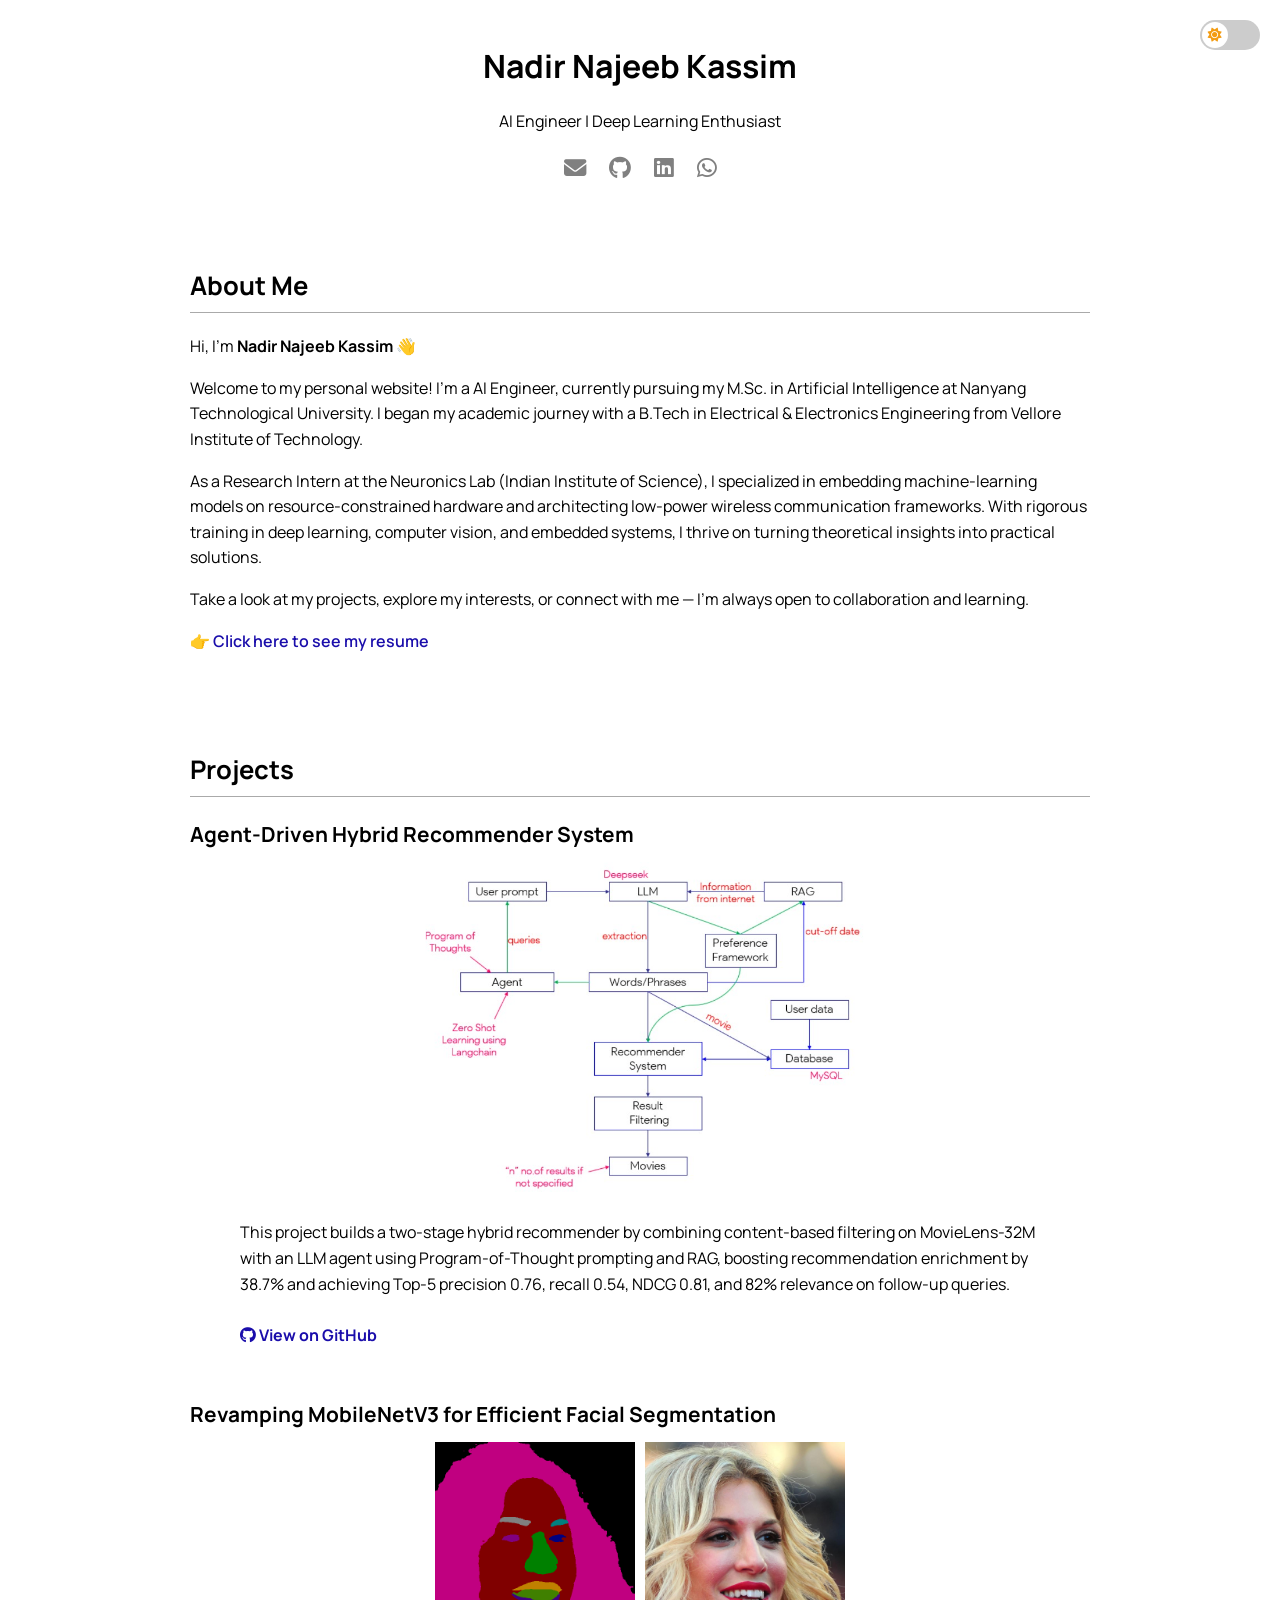
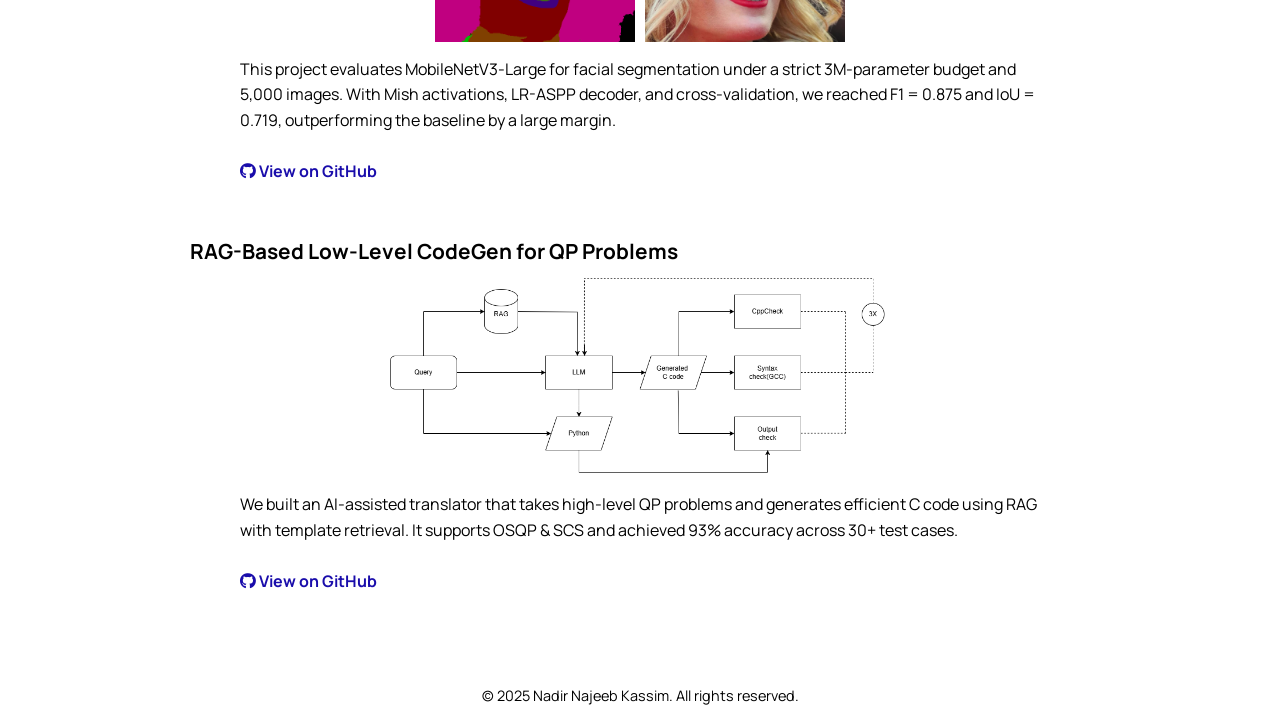
<file: index.html>
<!DOCTYPE html>
<html lang="en">
<head>
  <meta charset="UTF-8" />
  <meta name="viewport" content="width=device-width, initial-scale=1" />
  <title>Nadir Najeeb Kassim | Portfolio</title>

  <!-- Google Fonts -->
  <link href="https://fonts.googleapis.com/css2?family=Manrope:wght@400;500;600;700&display=swap" rel="stylesheet" />

  <!-- External CSS -->
  <link rel="stylesheet" href="style.css" />

  <!-- Font Awesome Icons -->
  <link rel="stylesheet" href="https://cdnjs.cloudflare.com/ajax/libs/font-awesome/6.5.0/css/all.min.css" />
</head>
<body>

  <header>
    <label class="fancy-toggle">
      <input type="checkbox" id="theme-toggle" onchange="toggleMode()" />
      <span class="slider">
        <span class="knob">
          <i class="fas fa-sun"></i>
        </span>
      </span>
    </label>

    <h1>Nadir Najeeb Kassim</h1>
    <p style="text-align: center;">AI Engineer | Deep Learning Enthusiast</p>

    <div class="social-links">
      <a href="mailto:nadirnnk@gmail.com" target="_blank" aria-label="Email"><i class="fas fa-envelope"></i></a>
      <a href="https://github.com/nadirnnk" target="_blank" aria-label="GitHub"><i class="fab fa-github"></i></a>
      <a href="https://linkedin.com/in/nadirnnk147" target="_blank" aria-label="LinkedIn"><i class="fab fa-linkedin"></i></a>
      <a href="https://wa.me/+6589189982" target="_blank" aria-label="WhatsApp"><i class="fab fa-whatsapp"></i>
      </a>
    </div>
  </header>

  <section>
    <h2>About Me</h2>
    <p>
      Hi, I’m <strong>Nadir Najeeb Kassim</strong> 👋<br>
    </p>
    </p>
    Welcome to my personal website! I’m a AI Engineer, currently pursuing my M.Sc. in Artificial Intelligence at Nanyang Technological University. I began my academic journey with a B.Tech in Electrical & Electronics Engineering from Vellore Institute of Technology.
  </p>
    <p>
      As a Research Intern at the Neuronics Lab (Indian Institute of Science), I specialized in embedding machine-learning models on resource-constrained hardware and architecting low-power wireless communication frameworks. With rigorous training in deep learning, computer vision, and embedded systems, I thrive on turning theoretical insights into practical solutions.
    </p>
    <p>
      Take a look at my projects, explore my interests, or connect with me — I’m always open to collaboration and learning.
    </p>
    <p>
      👉
      <a href="files/Nadir_Najeeb_Kassim_Resume.pdf" target="_blank" class="resume-link"> Click here to see my resume</a>
    </p>
  </section>

  <section>
    <h2>Projects</h2>

    <div class="project-block">
      <h3 class="project-title">Agent-Driven Hybrid Recommender System</h3>
      <div class="project-image-wrapper">
        <img src="images/agent.jpg" alt="Agent" class="project2-img">
      </div>
      <p class="project-description">
        This project builds a two-stage hybrid recommender by combining content-based filtering on MovieLens-32M with an LLM agent using Program-of-Thought prompting and RAG, boosting recommendation enrichment by 38.7% and achieving Top-5 precision 0.76, recall 0.54, NDCG 0.81, and 82% relevance on follow-up queries.
        <br><br>
        <a href="https://github.com/nadirnajeeb/smart-object-detector" target="_blank"><i class="fab fa-github"></i> View on GitHub</a>
      </p>
    </div>

    <div class="project-block">
      <h3 class="project-title">Revamping MobileNetV3 for Efficient Facial Segmentation</h3>
      <div class="project-image-wrapper">
        <img src="images/6401.png" alt="Segmentation 1" class="project1-img">
        <img src="images/6401_gt.jpg" alt="Segmentation GT" class="project1-img">
      </div>
      <p class="project-description">
        This project evaluates MobileNetV3-Large for facial segmentation under a strict 3M-parameter budget and 5,000 images. With Mish activations, LR-ASPP decoder, and cross-validation, we reached F1 = 0.875 and IoU = 0.719, outperforming the baseline by a large margin.
        <br><br>
        <a href="https://github.com/nadirnnk/Revamping-MobileNet" target="_blank"><i class="fab fa-github"></i> View on GitHub</a>
      </p>
    </div>

    <div class="project-block">
      <h3 class="project-title">RAG-Based Low-Level CodeGen for QP Problems</h3>
      <div class="project-image-wrapper">
        <img src="images/rag.jpg" alt="RAG Diagram" class="project2-img">
      </div>
      <p class="project-description">
        We built an AI-assisted translator that takes high-level QP problems and generates efficient C code using RAG with template retrieval. It supports OSQP & SCS and achieved 93% accuracy across 30+ test cases.
        <br><br>
        <a href="https://github.com/nadirnnk/Codegen-for-QP-problems" target="_blank"><i class="fab fa-github"></i> View on GitHub</a>
      </p>
    </div>

  </section>

  <footer>
    &copy; 2025 Nadir Najeeb Kassim. All rights reserved.
  </footer>

  <script src="script.js"></script>
</body>
</html>
</file>
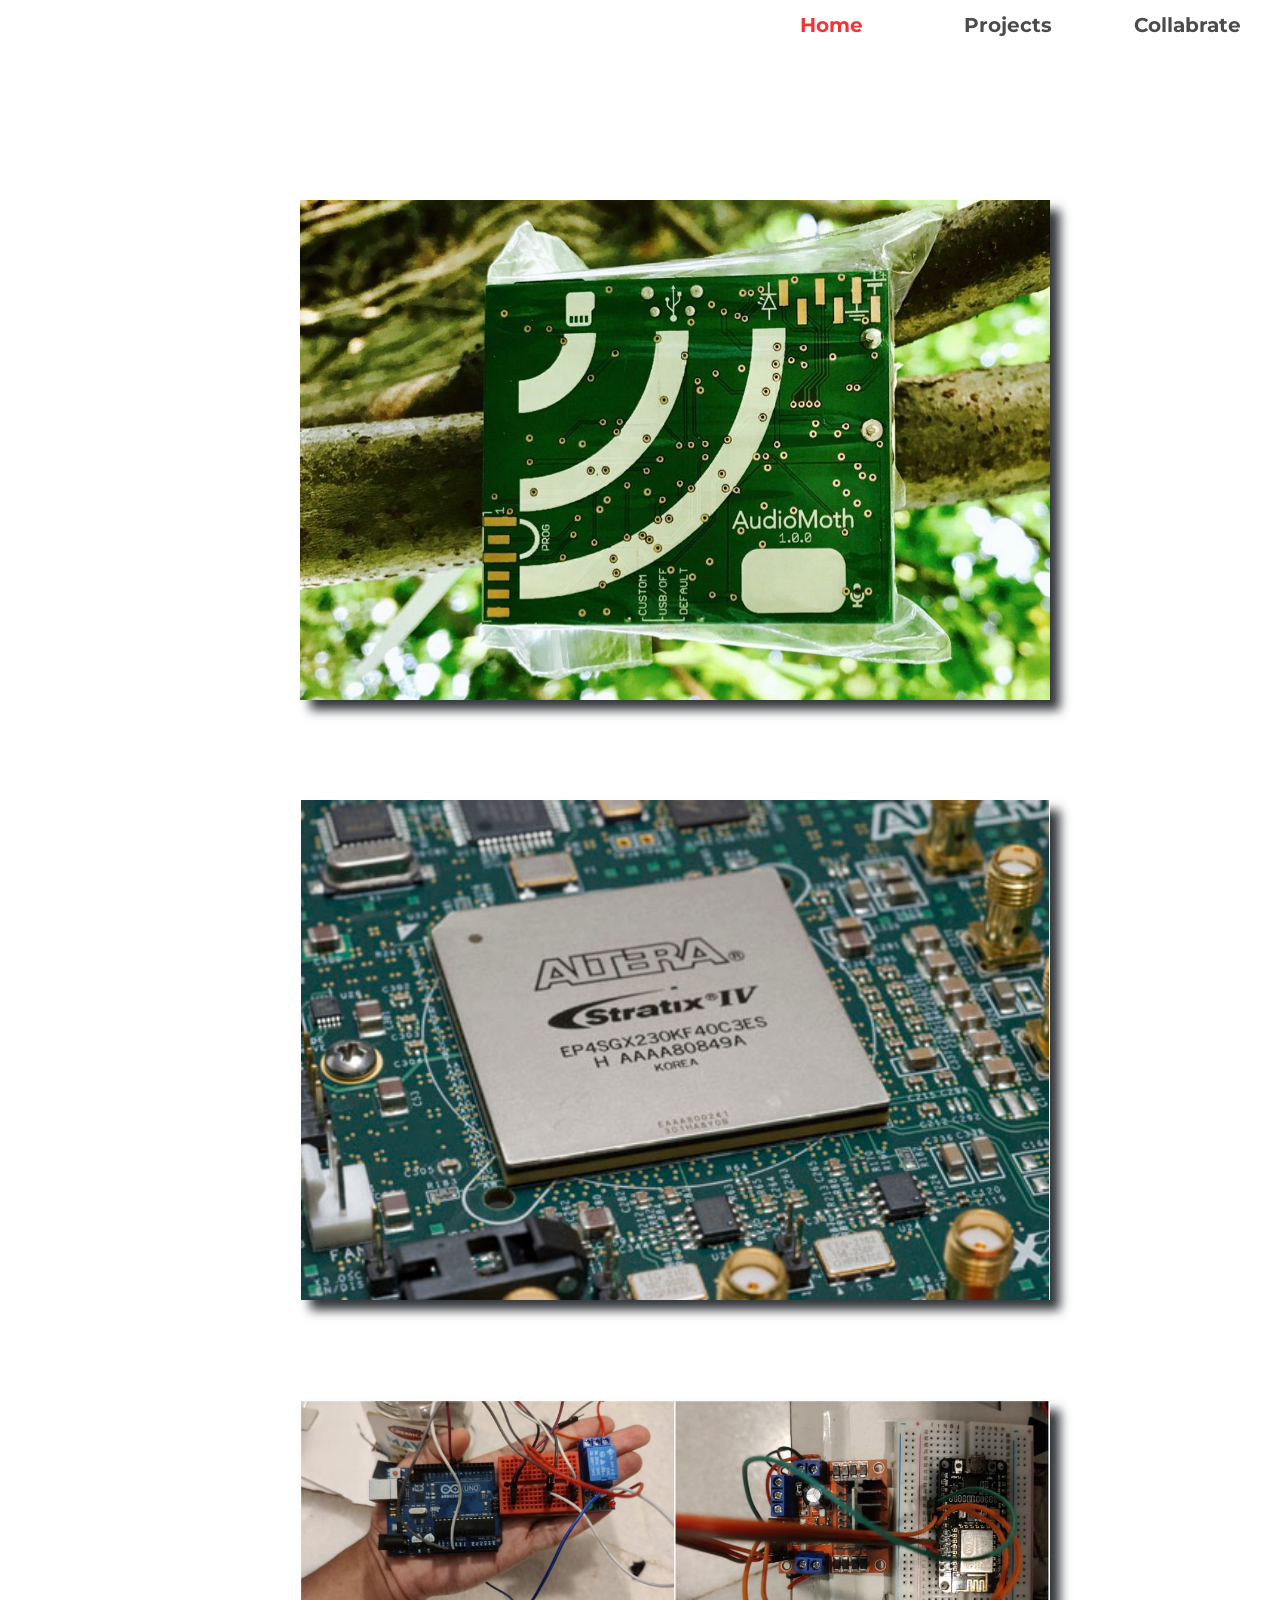
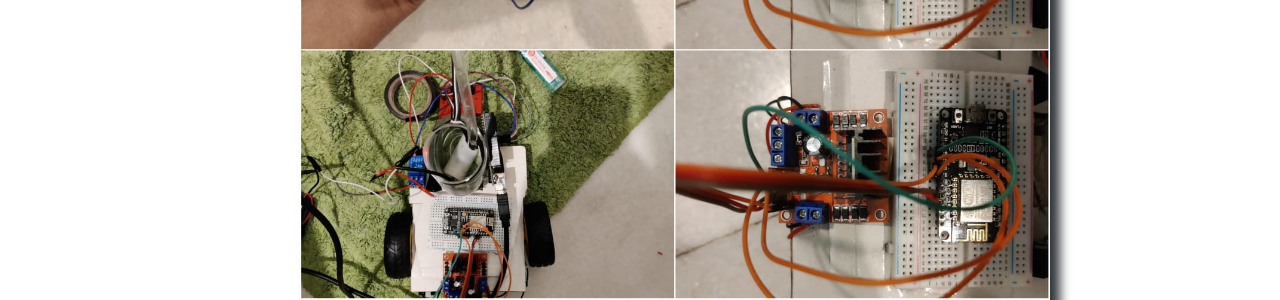
<file: Projects.html>
<html>
<head>
    <link rel="stylesheet" href="projstyle.css" />
    <title>NNK</title>
</head>
<body>
  <header>
    <h1>  
      <nav class="main-nav">
      <ul>
        <li><a href="index.html" class="join">Home</a></li>
        <li><a href="Projects.html">Projects</a></li>
        <li><a href="collabrate.html">Collabrate</a></li>
      </ul>
    </nav>
  </h1>
  </header>
  <section class="projects">
    <div class="About">
      <img src="pngs\AM.jpg" style='height: 100%; width: 100%; object-fit: contain'  class="me" alt="me">
      <div class="overlay">
        <div class="text">
          <h2>Real-time Activity Detection using TinyML on an AudioMoth Device</h2>
          <p>The purpose of this project is to develop a TinyML model that can detect different activities in an environment using an AudioMoth device. The project will involve collecting a dataset of sound recordings for different activities, training a TinyML model using the dataset, and deploying the model on the AudioMoth device to detect activity in real-time.
          </p>
        </div>
      </div>
    </div>
    <div class="About">
      
      <img src="pngs\FPGA.jpg" style='height: 100%; width: 100%; object-fit: contain' class="me" alt="me">
      <div class="overlay">
        <div class="text">
          <h2>FPGA-Based Rescue Bot with HC SR04 Ultrasonic Sensor</h2>
          <p>Modelled a Rescue Bot that can navigate its environment and detect obstacles using an FPGA board integrated with an HC SR04 ultrasonic sensor. The Rescue Bot will be controlled using VHDL coding and executed on an Altera Cyclone II FPGA board. The system is able to navigate its surroundings and detect obstacles with a minimum response time of 60 ms. This makes it a potentially valuable tool for a variety of applications, such as search and rescue, hazardous materials handling, or industrial automation.</p>
        </div>
      </div>
    </div>
    <div class="About">
      
      <img src="pngs\FB.jpeg" style='height: 100%; width: 100%; object-fit: contain' class="me" alt="me">
     <div class="overlay">
        <div class="text">
          <h2>Unmanned Fire Detection and Extinguishing System (07/2021 – 11/2022)</h2>
          <p>The objective of this project is to develop an unmanned system for detecting and extinguishing fires in order to minimize damage and save lives. The system is designed to work in both manual and automatic modes, with automatic detection and extinguishing capabilities provided by an Arduino UNO board and a flame sensor.</p>
        </div>
      </div>
    </div>
  </section>
</body>
</html>
</file>
<file: style.css>
/* ──────────────────────────────────────────────
   Theme Variables
────────────────────────────────────────────── */
:root {
  --bg-color: #ffffff;
  --text-color: #000000;
  --link-color: #1a0dab;
}

body.dark-mode {
  --bg-color: #121212;
  --text-color: #e0e0e0;
  --link-color: #8ab4f8;
}

/* ──────────────────────────────────────────────
   Base Styling
────────────────────────────────────────────── */
body {
  margin: 0;
  padding: 0;
  font-family: 'Manrope', sans-serif;
  background-color: var(--bg-color);
  color: var(--text-color);
  transition: background-color 0.3s, color 0.3s;
  line-height: 1.6;
}

header, section, footer {
  padding: 20px;
  max-width: 900px;
  margin: auto;
}

h1 {
  margin-bottom: 0;
  font-size: 2em;
  text-align: center;
}

h2 {
  border-bottom: 1px solid #aaa;
  padding-bottom: 5px;
  margin-top: 40px;
  font-size: 1.6em;
  text-align: left;
}

/* ──────────────────────────────────────────────
   Social Links
────────────────────────────────────────────── */
.social-links {
  margin-top: 10px;
  text-align: center;
}

.social-links a {
  margin: 0 10px;
  color: gray;
  font-size: 1.4em;
  transition: color 0.3s;
}

.social-links a:hover {
  color: var(--link-color);
}

/* ──────────────────────────────────────────────
   Resume Link
────────────────────────────────────────────── */
.resume-link {
  font-weight: 600;
  color: var(--link-color);
  text-decoration: none;
}

.resume-link:hover {
  text-decoration: underline;
}

/* ──────────────────────────────────────────────
   Projects Section
────────────────────────────────────────────── */
.project-block {
  margin-bottom: 50px;
}

.project-title {
  text-align: left;
  font-size: 1.3em;
  margin-bottom: 10px;
}

.project-image-wrapper {
  display: flex;
  justify-content: center;
  flex-wrap: wrap;
  gap: 10px;
  margin-bottom: 15px;
}

.project-image {
  max-width: 100%;
  width: 300px;
  height: auto;
  border-radius: 8px;
  object-fit: cover;
}

/* Custom Sizes for Individual Projects */
.project1-img {
  width: 200px;
}

.project2-img {
  width: 100%;
  max-width: 500px;
}

.project-description {
  text-align: left;
  font-size: 1em;
  max-width: 800px;
  margin: auto;
}

.project-description a {
  color: var(--link-color);
  text-decoration: none;
  font-weight: bold;
}

.project-description a:hover {
  text-decoration: underline;
}

/* ──────────────────────────────────────────────
   Footer
────────────────────────────────────────────── */
footer {
  text-align: center;
  padding: 20px;
  font-size: 0.9em;
  color: var(--text-color);
}

/* ──────────────────────────────────────────────
   Fancy Theme Toggle Switch
────────────────────────────────────────────── */
.fancy-toggle {
  position: absolute;
  top: 20px;
  right: 20px;
  width: 60px;
  height: 30px;
}

.fancy-toggle input {
  display: none;
}

.fancy-toggle .slider {
  background-color: #ccc;
  border-radius: 30px;
  width: 100%;
  height: 100%;
  display: block;
  position: relative;
  transition: background-color 0.3s;
}

.fancy-toggle .knob {
  position: absolute;
  top: 2px;
  left: 2px;
  width: 26px;
  height: 26px;
  background: white;
  border-radius: 50%;
  display: flex;
  align-items: center;
  justify-content: center;
  transition: left 0.3s ease;
  font-size: 14px;
  color: #f39c12;
}

.fancy-toggle input:checked + .slider {
  background-color: #4b5563;
}

.fancy-toggle input:checked + .slider .knob {
  left: 32px;
  color: #292525;
}

/* ──────────────────────────────────────────────
   Mobile Responsive Styles
────────────────────────────────────────────── */
@media (max-width: 768px) {
  header, section, footer {
    padding: 15px;
  }

  h1 {
    font-size: 1.5em;
    text-align: center;
  }

  h2 {
    font-size: 1.0em;
    text-align: center;
  }

  .fancy-toggle {
    top: 10px;
    right: 10px;
    transform: scale(0.85);
  }

  .social-links {
    text-align: center;
    margin-top: 10px;
  }

  .social-links a {
    font-size: 1.2em;
    margin: 0 8px;
  }

  .project-title {
    text-align: center;
    font-size: 1.1em;
  }

  .project-image-wrapper {
    flex-direction: column;
    align-items: center;
    gap: 10px;
  }

  .project-image {
    width: 100%;
    max-width: 90vw;
    height: auto;
  }

  .project1-img {
    width: 80%;
    max-width: 200px;
  }

  .project2-img {
    width: 100%;
    max-width: 90vw;
  }

  .project-description {
    padding: 0 10px;
    font-size: 0.95em;
  }
}
</file>
<file: projstyle.css>
@import url('https://fonts.googleapis.com/css2?family=Montserrat:wght@100&display=swap');
html{
  background-color: rgb(255, 255, 255);
  }
body, ul, li, h1, h2, a{
  margin: 0;
  padding: 0;
  font-family: 'Montserrat', sans-serif;
}
header{
  top: 0px;
  position: fixed;
  text-align: right;
  position: fixed;
  padding: 1px;
  width: 100%;
  z-index: 1;
}
nav{
  border-bottom: 3px;
  border-bottom: red;
  margin-bottom: 10px;
  background: #ffffff;
  height: 50px;
  border-color: #000000;
  padding: 0px;
}
nav ul{
  white-space: nowrap;
  max-width: 1200px;
  margin: 0 auto;
  text-align: right;
}
nav li{
  width: 15%;
  display: inline-block;
  font-size: 20px;
}
nav li a{
  text-decoration: none;
  color: #4B4B4B;
}
nav li a:hover{
  text-decoration: underline;
}
nav li a.join{
  color: #F63232;
}
.projects{
  margin-top: 100px;
  margin-left: 50px;
}

.overlay {
  position: absolute;
  bottom: 0;
  left: 0;
  right: 0;
  background-color: #79ab03;
  overflow: hidden;
  width: 0;
  height: 100%;
  transition: .5s ease;
}
.text{
  
  width: 500px;
  word-wrap: break-word;
  white-space: pre-wrap; 
  color: white;
  font-size: 20px;
  position: absolute;
  overflow: hidden;
  top: 50%;
  left: 50%;
  transform: translate(-50%, -50%);
  -ms-transform: translate(-50%, -50%);
  }

.About{
position: relative;
color: white;
box-align: center;
display: inline-block;
margin-top: 100px;
margin-left: 250px;
width: 750px;
height: 500px;
padding: 0px;
background: #fff;
box-shadow: 10px 10px 10px #34373b;
  }
  

  .About:hover .overlay {
    width: 100%;
  }
</file>
